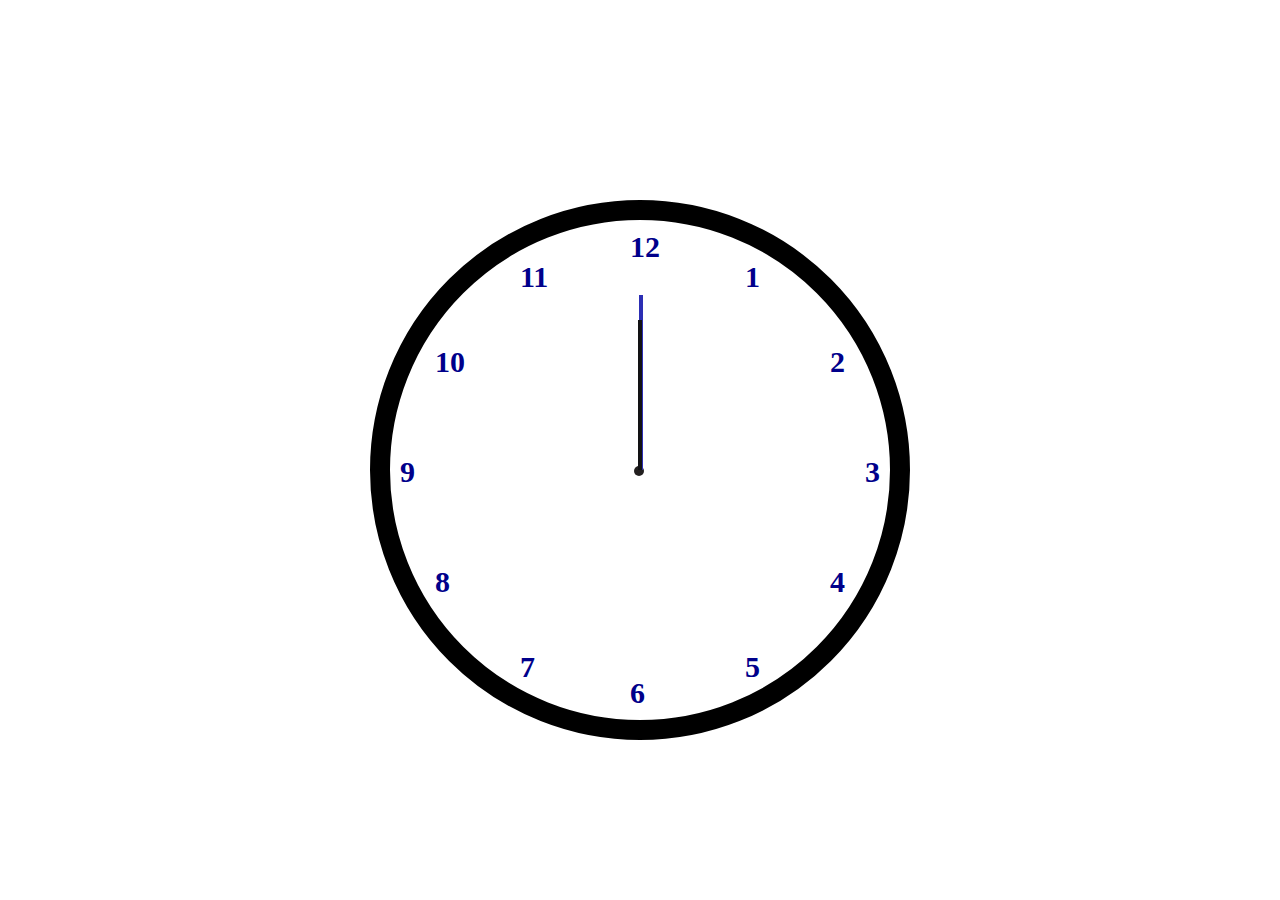
<file: index.html>
<!DOCTYPE html>
<html lang="en">

<head>
    <meta charset="UTF-8">
    <meta name="viewport" content="width=device-width, initial-scale=1.0">
    <title>clock</title>
    <link rel="stylesheet" href="style.css">
</head>

<body>
    <div class="clock">
        <div class="point"></div>
        <div class="num" id="num1"><span>1</span></div>
        <div class="num" id="num2"><span>2</span></div>
        <div class="num" id="num3"><span>3</span></div>
        <div class="num" id="num4"><span>4</span></div>
        <div class="num" id="num5"><span>5</span></div>
        <div class="num" id="num6"><span>6</span></div>
        <div class="num" id="num7"><span>7</span></div>
        <div class="num" id="num8"><span>8</span></div>
        <div class="num" id="num9"><span>9</span></div>
        <div class="num" id="num10"><span>10</span></div>
        <div class="num" id="num11"><span>11</span></div>
        <div class="num" id="num12"><span>12</span></div>
        <div class="seconds" id="sec">
            <!-- <div class="sechand">
                <div class="hand"></div>
                <div class="arrow"></div> 
            </div> -->
        </div>
        <div class="minutes" id="min">
            <div class="minhand">
                <div class="hand"></div>
                <!-- <div class="arrow">V</div> -->
            </div>
        </div>
        <div class="hours" id="hr">
            <div class="hourhand">
                <div class="hand"></div>
                <!-- <div class="arrow">V</div> -->
            </div>
        </div>
    </div>
    <script src="script.js"></script>
</body>

</html>
</file>
<file: style.css>
body{
    font-family: Georgia, 'Times New Roman', Times, serif;
    align-items: center;
    padding-top: 15%;
}
.clock{
    position: relative;
    width: 500px;
    height: 500px;
    border: 20px solid black;
    margin: 0 auto;
    border-radius: 50%;
}
.point{
    width: 10px;
    height: 10px;
    background-color: rgb(35, 32, 32);
    border-radius: 50%;
    position: absolute;
    top: 246px;
    left: 244px;
}
.num{
    font-size: 30px;
    font-weight: bold;
    color: darkblue;
    position: absolute;
}
#num1{
    top: 40px;
    right: 130px;
}
#num2{
    top: 125px;
    right: 45px;
}
#num3{
    top: 235px;
    right: 10px;
}
#num4{
    top: 345px;
    right: 45px;
}
#num5{
    top: 430px;
    right: 130px;
}
#num6{
    bottom: 10px;
    left: 240px;
}
#num7{
    top: 430px;
    left: 130px;
}
#num8{
    top: 345px;
    left: 45px;
}
#num9{
    top: 235px;
    left: 10px;
}
#num10{
    top: 125px;
    left: 45px;
}
#num11{
    top: 40px;
    left: 130px;
}
#num12{
    top: 10px;
    left: 240px;
}
/* .seconds{
    width: 300px;
    height: 300px;
    position: absolute;
    top: 50px;
    left: 50px;
    border-radius: 50%;
    transform: translate(-50%, -100%);
}
.sechand{
    position: relative;
} 
.sechand .hand{
    width: 4px;
    height: 200px;
    background-color: red;
    position: absolute;
    left: 200px;
    transform-origin: bottom; 
} */
/* .sechand .arrow{
    font-size: 30px;
    font-weight: bold;
    color: red;
    transform: rotate(180deg);
    position: absolute;
    font-family:Arial, Helvetica, sans-serif;
    left: 190px;
    top: -7px;
} */
.minutes{
    width: 350px;
    height: 350px;
    position: absolute;
    top: 75px;
    left: 75px;
    border-radius: 50%;
}
.minhand{
    position: relative;
}
.minhand .hand{
    width: 4px;
    height: 175px;
    background-color: rgb(44,46,180);
    position: absolute;
    left: 174px;
    transform-origin: bottom;
}
/* .minhand .arrow{
    font-size: 30px;
    font-weight: bold;
    color: rgb(44,46,180);
    transform: rotate(180deg);
    position: absolute;
    font-family:Arial, Helvetica, sans-serif;
    left: 166px;
    top: -7px;
} */
 .hours{
    width: 300px;
    height: 300px;
    position: absolute;
    top: 100px;
    left: 100px;
    border-radius: 50%;
}
.hourhand{
    position: relative;
}
.hourhand .hand{
    width: 4px;
    height: 150px;
    background-color: rgb(18, 18, 20);
    position: absolute;
    left: 148px;
    transform-origin: bottom;
}
/* .hourhand .arrow{
    font-size: 30px;
    font-weight: bold;
    color: rgb(18, 18, 20);
    transform: rotate(180deg);
    position: absolute;
    font-family:Arial, Helvetica, sans-serif;
    left: 140px;
    top: -7px;
} */
</file>
